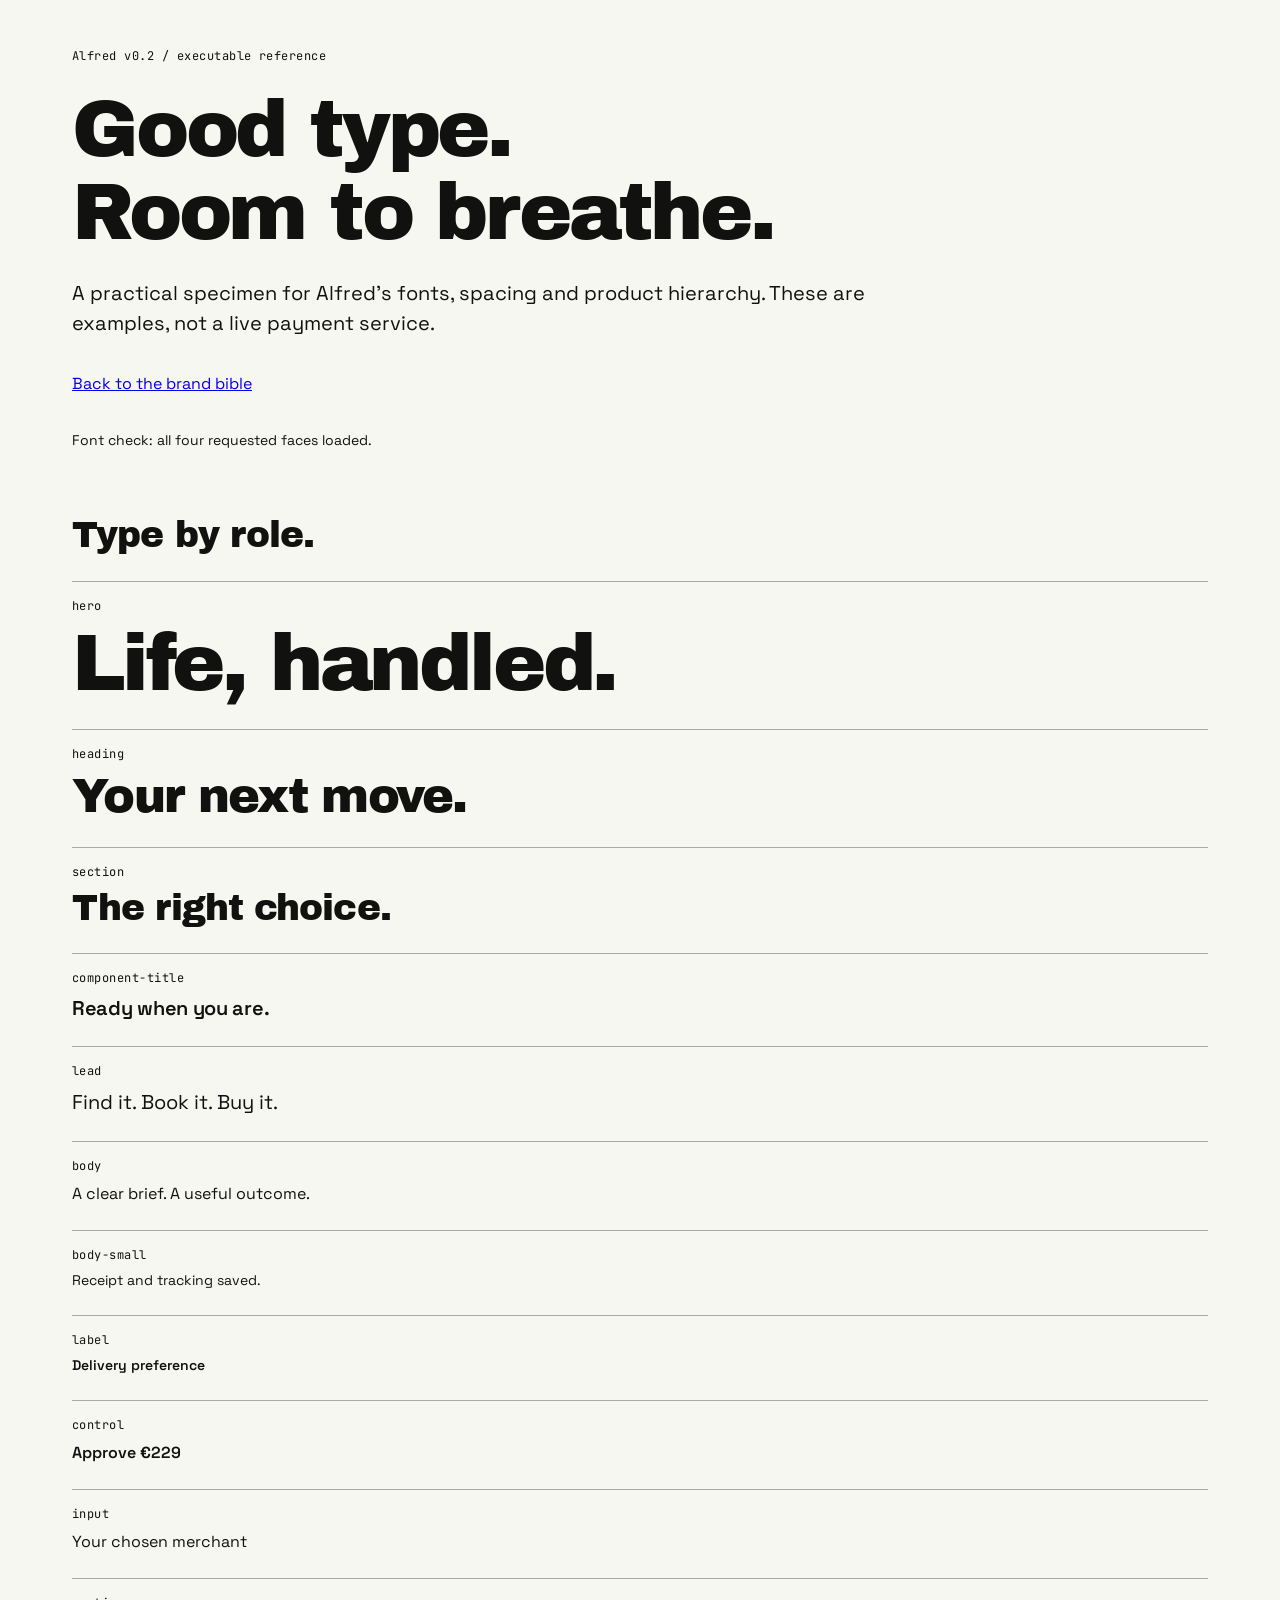
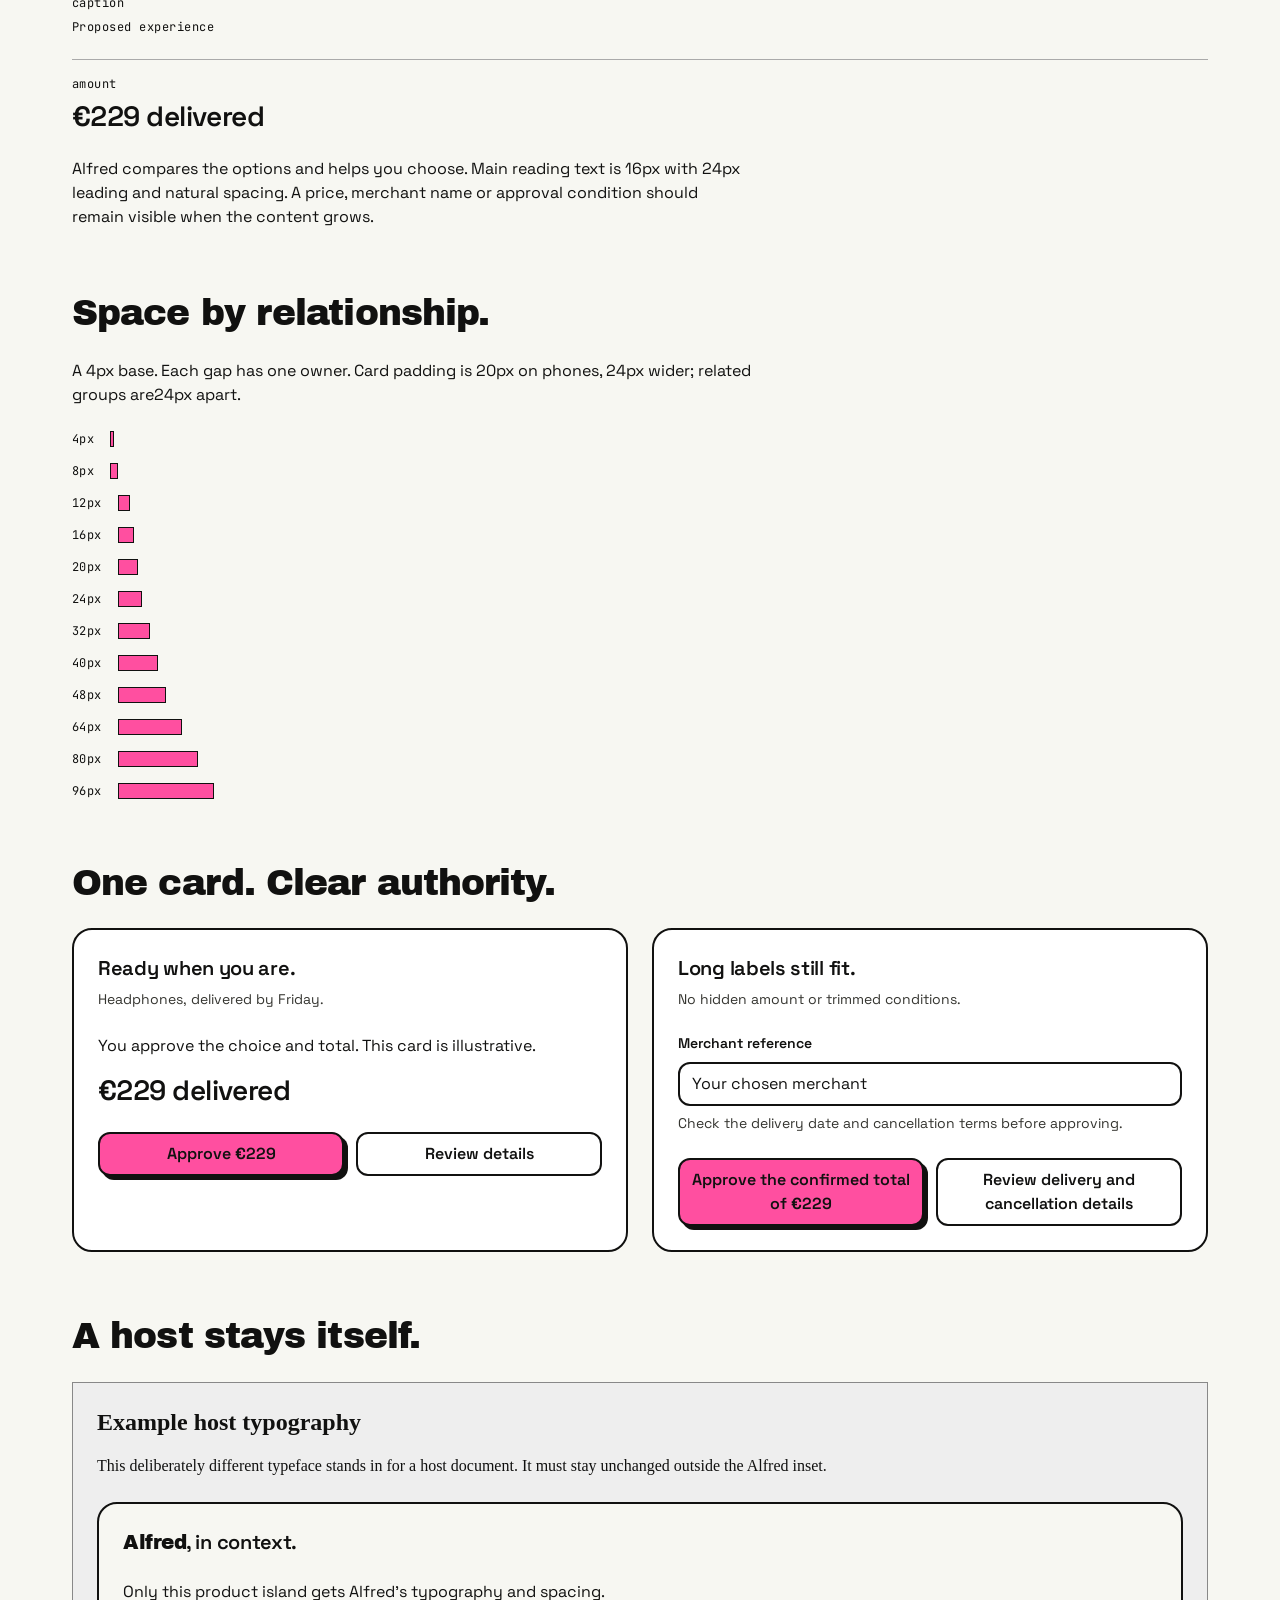
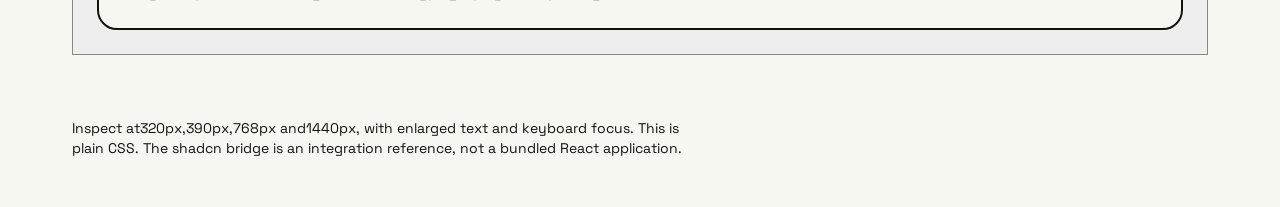
<file: skills/alfred-brand/assets/examples/type-spacing.html>
<!doctype html><html lang="en"><head><meta charset="utf-8"><meta name="viewport" content="width=device-width,initial-scale=1"><title>Alfred · Type and spacing specimen</title>
<link rel="stylesheet" href="../fonts.css"><link rel="stylesheet" href="../tokens.css">
<style>
*{box-sizing:border-box}body{margin:0}.specimen{max-width:1200px;margin:auto;padding:32px 20px;display:flex;flex-direction:column;gap:48px}.section{display:flex;flex-direction:column;gap:24px}.type-rows{display:flex;flex-direction:column;gap:24px}.type-row{display:flex;flex-direction:column;gap:8px;border-top:1px solid #aaa;padding-top:16px}.type-row>*{overflow-wrap:anywhere}.reading{max-width:68ch}.space-row{display:flex;align-items:center;gap:16px}.space-bar{height:16px;background:var(--alfred-pink);border:1px solid var(--alfred-ink)}.card-grid{display:grid;grid-template-columns:1fr;gap:24px}.approval{background:var(--alfred-white)}.header-group{display:flex;flex-direction:column;gap:8px}.field{display:flex;flex-direction:column;gap:8px}.label{display:block}.host{font:16px/1.5 Georgia,serif;background:#eee;padding:24px;border:1px solid #888}.host-title{font:700 24px/1.3 Georgia,serif;margin-bottom:16px}.host>.alfred-surface{margin-top:24px}.note{max-width:68ch}.specimen :is(h1,h2,h3,p){overflow-wrap:anywhere}.specimen a{min-height:44px;display:inline-flex;align-items:center}.specimen button{cursor:pointer}.status{font-size:14px;line-height:1.5}.field-help{color:var(--alfred-muted)}@media(min-width:768px){.specimen{padding:48px 32px;gap:64px}.card-grid{grid-template-columns:1fr 1fr}}@media(prefers-reduced-motion:reduce){*{scroll-behavior:auto}}
</style></head><body class="alfred-surface"><main class="specimen">
<header class="section"><p class="alfred-type-caption">Alfred v0.2 / executable reference</p><h1 class="alfred-type-hero">Good type.<br>Room to breathe.</h1><p class="alfred-type-lead reading">A practical specimen for Alfred’s fonts, spacing and product hierarchy. These are examples, not a live payment service.</p><a href="https://nonprophet-max.github.io/alfred-walkthrough/brand/">Back to the brand bible</a><p id="font-status" class="status" role="status">Checking actual font faces…</p></header>
<section class="section"><h2 class="alfred-type-section">Type by role.</h2><div class="type-rows" id="type-rows"></div><p class="alfred-type-body reading">Alfred compares the options and helps you choose. Main reading text is 16px with 24px leading and natural spacing. A price, merchant name or approval condition should remain visible when the content grows.</p></section>
<section class="section"><h2 class="alfred-type-section">Space by relationship.</h2><p class="alfred-type-body reading">A 4px base. Each gap has one owner. Card padding is 20px on phones, 24px wider; related groups are24px apart.</p><div id="spacing" class="alfred-stack"></div></section>
<section class="section"><h2 class="alfred-type-section">One card. Clear authority.</h2><div class="card-grid">
<article class="alfred-panel alfred-card-layout approval" id="approval-card"><header class="header-group"><h3 class="alfred-type-component-title">Ready when you are.</h3><p class="alfred-type-body-small field-help">Headphones, delivered by Friday.</p></header><div class="alfred-stack"><p class="alfred-type-body">You approve the choice and total. This card is illustrative.</p><p class="alfred-type-amount">€229 delivered</p></div><footer class="alfred-actions"><button class="alfred-control alfred-control--primary" type="button">Approve €229</button><button class="alfred-control" type="button">Review details</button></footer></article>
<article class="alfred-panel alfred-card-layout approval"><header class="header-group"><h3 class="alfred-type-component-title">Long labels still fit.</h3><p class="alfred-type-body-small field-help">No hidden amount or trimmed conditions.</p></header><div class="field"><label class="alfred-type-label" for="merchant">Merchant reference</label><input class="alfred-input" id="merchant" aria-describedby="merchant-help" value="Your chosen merchant"><p class="alfred-type-body-small field-help" id="merchant-help">Check the delivery date and cancellation terms before approving.</p></div><footer class="alfred-actions"><button class="alfred-control alfred-control--primary" type="button">Approve the confirmed total of €229</button><button class="alfred-control" type="button">Review delivery and cancellation details</button></footer></article></div></section>
<section class="section"><h2 class="alfred-type-section">A host stays itself.</h2><div class="host" id="host-example"><div class="host-title">Example host typography</div><p>This deliberately different typeface stands in for a host document. It must stay unchanged outside the Alfred inset.</p><article class="alfred-surface alfred-panel alfred-card-layout"><h3 class="alfred-type-component-title"><span class="alfred-name">Alfred</span>, in context.</h3><p class="alfred-type-body">Only this product island gets Alfred’s typography and spacing.</p></article></div></section>
<footer class="section"><p class="alfred-type-body-small note">Inspect at320px,390px,768px and1440px, with enlarged text and keyboard focus. This is plain CSS. The shadcn bridge is an integration reference, not a bundled React application.</p></footer>
</main><script>
const roles=[['hero','Life, handled.'],['heading','Your next move.'],['section','The right choice.'],['component-title','Ready when you are.'],['lead','Find it. Book it. Buy it.'],['body','A clear brief. A useful outcome.'],['body-small','Receipt and tracking saved.'],['label','Delivery preference'],['control','Approve €229'],['input','Your chosen merchant'],['caption','Proposed experience'],['amount','€229 delivered']];
for(const [role,copy] of roles){const row=document.createElement('div');row.className='type-row';const label=document.createElement('span');label.className='alfred-type-caption';label.textContent=role;const specimen=document.createElement('p');specimen.className='alfred-type-'+role;specimen.textContent=copy;row.append(label,specimen);document.querySelector('#type-rows').append(row)}
for(const px of [4,8,12,16,20,24,32,40,48,64,80,96]){const row=document.createElement('div');row.className='space-row';const label=document.createElement('span');label.className='alfred-type-caption';label.textContent=px+'px';const bar=document.createElement('span');bar.className='space-bar';bar.style.width=px+'px';row.append(label,bar);document.querySelector('#spacing').append(row)}
(async()=>{await document.fonts.ready;const loaded=await Promise.all(['400 48px "Archivo Black"','400 16px "Space Grotesk"','600 20px "Space Grotesk"','400 12px "JetBrains Mono"'].map(face=>document.fonts.load(face,'Alfred €229')));const okay=loaded.every(faces=>faces.length>0&&faces.every(f=>f.status==='loaded'));document.querySelector('#font-status').textContent=okay?'Font check: all four requested faces loaded.':'Font check failed: inspect asset paths and weight declarations.';document.documentElement.dataset.fontsVerified=String(okay)})();
</script></body></html>
</file>
<file: skills/alfred-brand/assets/fonts.css>
/* Alfred v0.2. Paths are relative to this stylesheet. */
@font-face{font-family:"Archivo Black";font-style:normal;font-weight:400;font-display:swap;src:url("fonts/archivoblack.ttf") format("truetype")}
@font-face{font-family:"Space Grotesk";font-style:normal;font-weight:300 700;font-display:swap;src:url("fonts/spacegrotesk.ttf") format("truetype")}
@font-face{font-family:"JetBrains Mono";font-style:normal;font-weight:100 800;font-display:swap;src:url("fonts/jetbrainsmono.ttf") format("truetype")}
</file>
<file: skills/alfred-brand/assets/tokens.css>
/* Alfred v0.2. Generated by scripts/build_tokens.py; edit tokens.json. */
:root{--alfred-ink:#111110;--alfred-paper:#F7F7F2;--alfred-white:#FFFFFF;--alfred-muted:#353530;--alfred-pink:#FF4FA0;--alfred-blue:#1975FF;--alfred-font-display:"Archivo Black",sans-serif;--alfred-font-body:"Space Grotesk",sans-serif;--alfred-font-mono:"JetBrains Mono",monospace;--alfred-space-0:0rem;--alfred-space-1:0.25rem;--alfred-space-2:0.5rem;--alfred-space-3:0.75rem;--alfred-space-4:1rem;--alfred-space-5:1.25rem;--alfred-space-6:1.5rem;--alfred-space-8:2rem;--alfred-space-10:2.5rem;--alfred-space-12:3rem;--alfred-space-16:4rem;--alfred-space-20:5rem;--alfred-space-24:6rem;--alfred-gap-inline:0.5rem;--alfred-gap-label-control:0.5rem;--alfred-gap-component:1rem;--alfred-gap-actions:0.75rem;--alfred-gap-field-group:1.5rem;--alfred-gap-card-padding:1.25rem;--alfred-gap-card-padding-wide:1.5rem;--alfred-gap-page-gutter:1.25rem;--alfred-gap-page-gutter-wide:2rem;--alfred-gap-section:3rem;--alfred-gap-section-wide:4rem}
.alfred-name{font-family:var(--alfred-font-display);font-weight:400;letter-spacing:-.025em;color:inherit;font-synthesis:none}
.alfred-surface{font-family:"Space Grotesk",sans-serif;font-size:1rem;font-weight:400;line-height:1.5;letter-spacing:0em;font-synthesis:none;background:var(--alfred-paper);color:var(--alfred-ink);font-synthesis:none}
.alfred-surface :where(h1,h2,h3,h4,p){margin:0}
.alfred-surface .alfred-display{font-family:var(--alfred-font-display);font-weight:400;line-height:1.04;letter-spacing:-.04em}
.alfred-surface .alfred-label{font-family:var(--alfred-font-mono);font-size:.75rem;line-height:1.333333;letter-spacing:.04em;text-transform:uppercase}
.alfred-panel{border:2px solid var(--alfred-ink);border-radius:1.25rem;background:var(--alfred-paper);color:var(--alfred-ink)}
.alfred-type-hero{font-family:var(--alfred-font-display);font-size:clamp(3rem,7vw,5rem);font-weight:400;line-height:1.04;letter-spacing:-0.04em;font-synthesis:none;}
.alfred-type-heading{font-family:var(--alfred-font-display);font-size:clamp(2.25rem,4vw,3rem);font-weight:400;line-height:1.1;letter-spacing:-0.035em;font-synthesis:none;}
.alfred-type-section{font-family:var(--alfred-font-display);font-size:clamp(1.75rem,3vw,2.25rem);font-weight:400;line-height:1.15;letter-spacing:-0.025em;font-synthesis:none;}
.alfred-type-component-title{font-family:var(--alfred-font-body);font-size:1.25rem;font-weight:600;line-height:1.4;letter-spacing:-0.015em;font-synthesis:none;}
.alfred-type-lead{font-family:var(--alfred-font-body);font-size:1.25rem;font-weight:400;line-height:1.5;letter-spacing:0em;font-synthesis:none;}
.alfred-type-body{font-family:var(--alfred-font-body);font-size:1rem;font-weight:400;line-height:1.5;letter-spacing:0em;font-synthesis:none;}
.alfred-type-body-small{font-family:var(--alfred-font-body);font-size:0.875rem;font-weight:400;line-height:1.428571;letter-spacing:0em;font-synthesis:none;}
.alfred-type-label{font-family:var(--alfred-font-body);font-size:0.875rem;font-weight:600;line-height:1.428571;letter-spacing:0em;font-synthesis:none;}
.alfred-type-control{font-family:var(--alfred-font-body);font-size:1rem;font-weight:600;line-height:1.5;letter-spacing:0em;font-synthesis:none;}
.alfred-type-input{font-family:var(--alfred-font-body);font-size:1rem;font-weight:400;line-height:1.5;letter-spacing:0em;font-synthesis:none;}
.alfred-type-caption{font-family:var(--alfred-font-mono);font-size:0.75rem;font-weight:400;line-height:1.333333;letter-spacing:0.04em;font-synthesis:none;}
.alfred-type-amount{font-family:var(--alfred-font-body);font-size:1.75rem;font-weight:600;line-height:1.2;letter-spacing:-0.02em;font-synthesis:none;font-variant-numeric:tabular-nums;}
.alfred-stack{display:flex;flex-direction:column;gap:var(--alfred-gap-component)}
.alfred-card-layout{container-type:inline-size;container-name:alfred-card;display:flex;flex-direction:column;gap:var(--alfred-gap-field-group);padding:var(--alfred-gap-card-padding);min-width:0}
.alfred-actions{display:flex;gap:var(--alfred-gap-actions);align-items:stretch}
.alfred-actions>*{flex:1;min-width:0}
.alfred-control{box-sizing:border-box;min-height:2.75rem;padding:0.5rem 0.75rem;border:2px solid var(--alfred-ink);border-radius:0.75rem;font-family:"Space Grotesk",sans-serif;font-size:1rem;font-weight:600;line-height:1.5;letter-spacing:0em;font-synthesis:none;color:var(--alfred-ink);background:var(--alfred-white);white-space:normal;overflow-wrap:anywhere}
.alfred-control--primary{background:var(--alfred-pink);box-shadow:4px 4px 0 var(--alfred-ink)}
.alfred-input{box-sizing:border-box;width:100%;min-height:2.75rem;padding:0.5rem 0.75rem;border:2px solid var(--alfred-ink);border-radius:0.75rem;font-family:"Space Grotesk",sans-serif;font-size:1rem;font-weight:400;line-height:1.5;letter-spacing:0em;font-synthesis:none;background:var(--alfred-white);color:var(--alfred-ink)}
.alfred-surface :is(button,a,input,textarea,select,[role=tab]):focus-visible{outline:3px solid var(--alfred-blue);outline-offset:3px}
@media(min-width:768px){.alfred-card-layout{padding:var(--alfred-gap-card-padding-wide)}}
@media(max-width:479px){.alfred-actions{flex-direction:column}}
@container alfred-card (max-width:24rem){.alfred-actions{flex-direction:column}}
</file>
